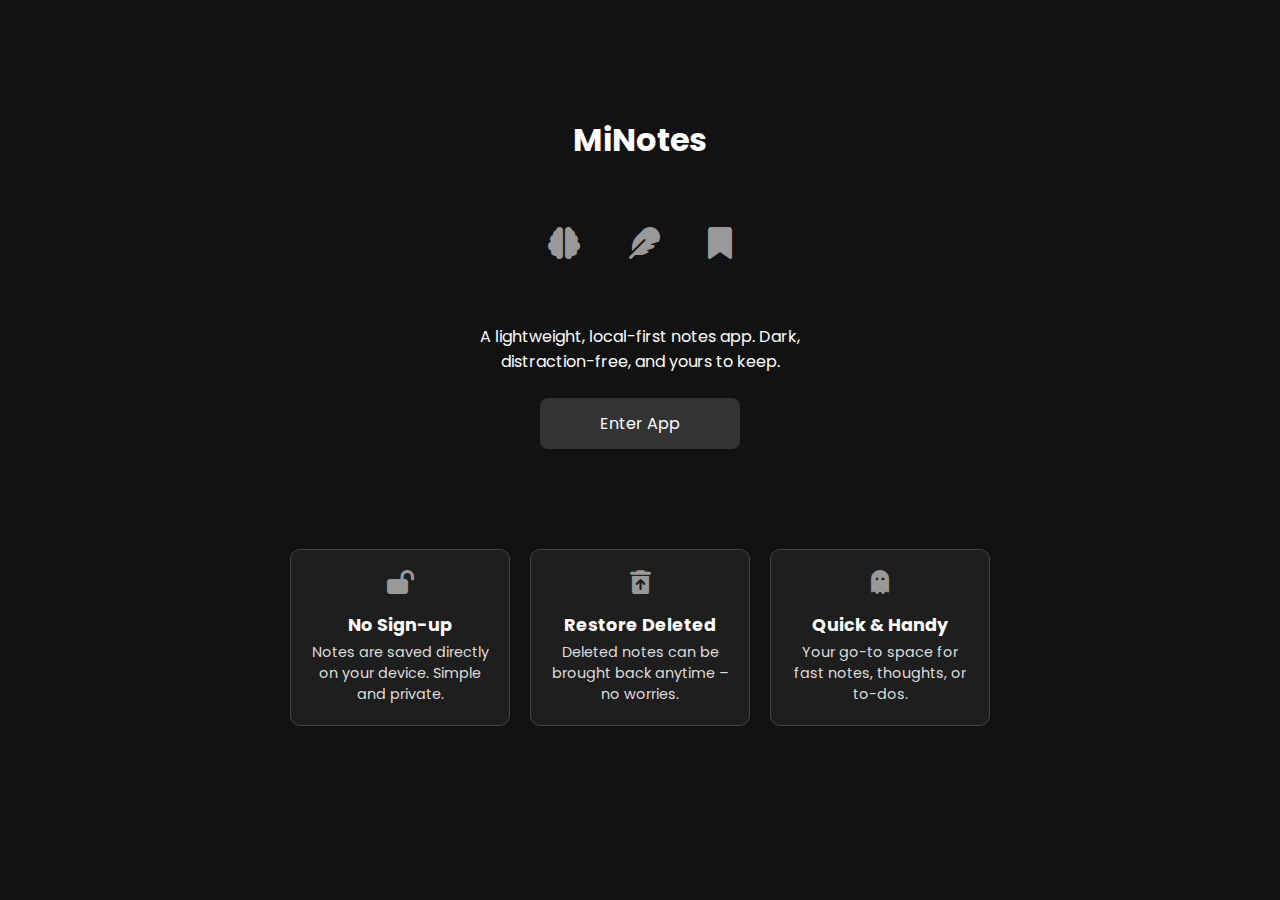
<file: index.html>
<!DOCTYPE html>
<html lang="en">
  <head>
    <meta charset="UTF-8" />
    <title>Minimal Notes - Home</title>
    <link
      href="https://fonts.googleapis.com/css2?family=Poppins&display=swap"
      rel="stylesheet"
    />
    <link rel="stylesheet" href="styles.css" />

    <link
      rel="stylesheet"
      href="https://cdnjs.cloudflare.com/ajax/libs/font-awesome/6.7.2/css/all.min.css"
      integrity="sha512-Evv84Mr4kqVGRNSgIGL/F/aIDqQb7xQ2vcrdIwxfjThSH8CSR7PBEakCr51Ck+w+/U6swU2Im1vVX0SVk9ABhg=="
      crossorigin="anonymous"
      referrerpolicy="no-referrer"
    />
  </head>
  <body>
    <h1>MiNotes</h1>

    <div class="icons">
      <div class="icon-buttons" title="Think">
        <i class="fa-solid fa-brain" style="color: #999"></i>
      </div>
      <!-- ✎ -->
      <div class="icon-buttons" title="Write">
        <i class="fa-solid fa-feather" style="color: #999"></i>
      </div>
      <!-- 💾 -->
      <div class="icon-buttons" title="Save">
        <i class="fa-solid fa-bookmark" style="color: #999"></i>
      </div>
      <!-- 🗑️ -->
    </div>

    <p>
      A lightweight, local-first notes app. Dark, distraction-free, and yours to
      keep.
    </p>

    <a href="app.html"><button class="enter-btn">Enter App</button></a>

    <div class="about-section">
      <div class="feature-card">
        <i class="fa-solid fa-lock-open"></i>
        <h3>No Sign-up</h3>
        <p>Notes are saved directly on your device. Simple and private.</p>
      </div>

      <div class="feature-card">
        <i class="fa-solid fa-trash-arrow-up"></i>
        <h3>Restore Deleted</h3>
        <p>Deleted notes can be brought back anytime – no worries.</p>
      </div>

      <div class="feature-card">
        <i class="fa-solid fa-ghost"></i>
        <h3>Quick & Handy</h3>
        <p>Your go-to space for fast notes, thoughts, or to-dos.</p>
      </div>
    </div>
  </body>
</html>
</file>
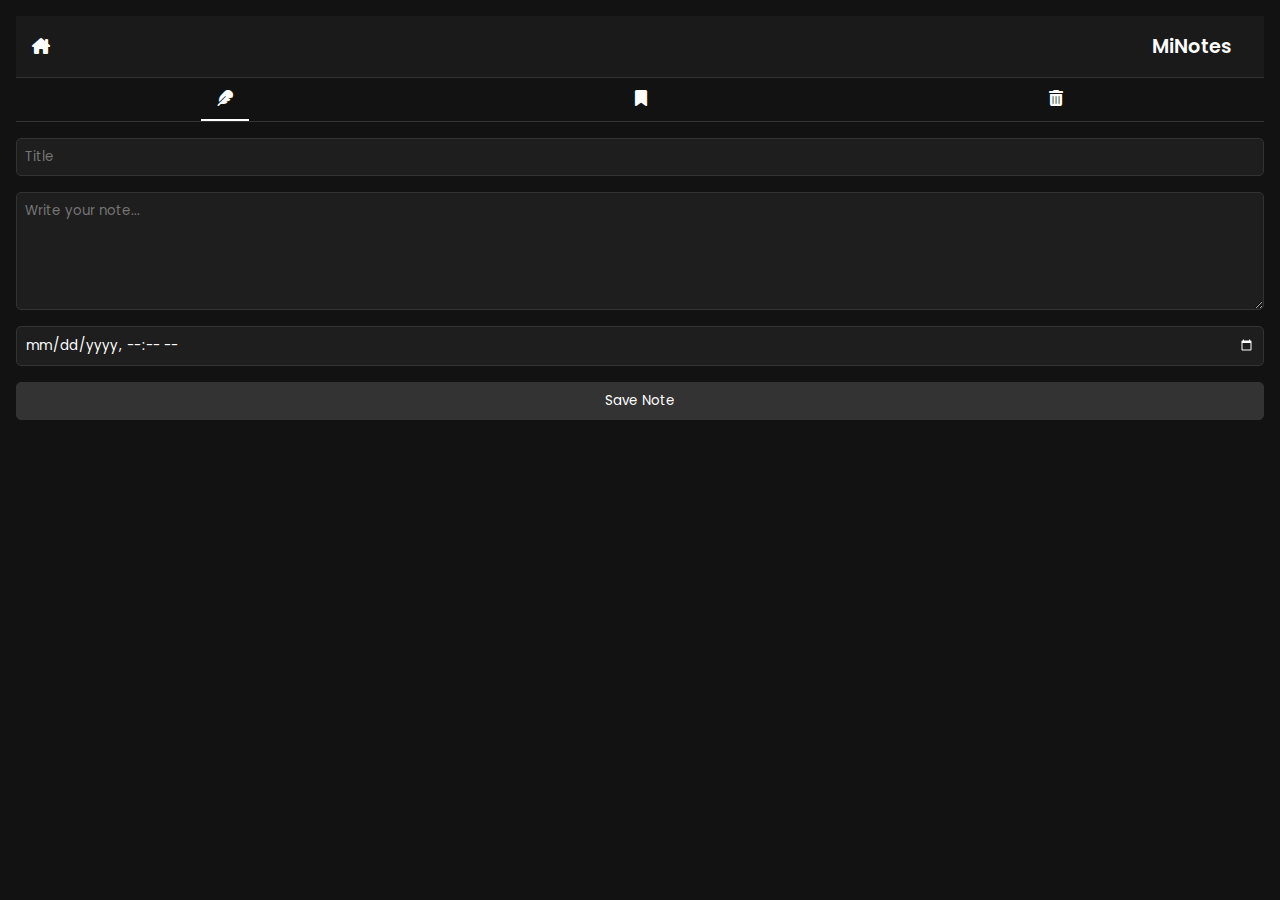
<file: app.html>
<!DOCTYPE html>
<html lang="en">
  <head>
    <meta charset="UTF-8" />
    <meta name="viewport" content="width=device-width, initial-scale=1.0" />
    <title>MiNotes</title>

    <link
      href="https://fonts.googleapis.com/css2?family=Poppins&display=swap"
      rel="stylesheet"
    />
    <link
      rel="stylesheet"
      href="https://cdnjs.cloudflare.com/ajax/libs/font-awesome/6.7.2/css/all.min.css"
      integrity="sha512-Evv84Mr4kqVGRNSgIGL/F/aIDqQb7xQ2vcrdIwxfjThSH8CSR7PBEakCr51Ck+w+/U6swU2Im1vVX0SVk9ABhg=="
      crossorigin="anonymous"
      referrerpolicy="no-referrer"
    />

    <link rel="manifest" href="manifest.json" />
<meta name="theme-color" content="#121212" />


    <link rel="stylesheet" href="app-styles.css" />
  </head>
  <body>
    <header>
      <a href="index.html" title="Back to Home"
        ><i class="fa-solid fa-house-chimney" style="color: #ffffff"></i
      ></a>
      <!-- ← -->
      <div class="logo">MiNotes</div>
      <span style="visibility: hidden">←</span>
      <!-- Placeholder to center the logo -->
    </header>

    <div class="tabs">
      <div class="tab active" data-tab="write">
        <i class="fa-solid fa-feather" style="color: #ffffff"></i>
      </div>
      <div class="tab" data-tab="saved">
        <i class="fa-solid fa-bookmark" style="color: #ffffff"></i>
      </div>
      <div class="tab" data-tab="deleted">
        <i class="fa-solid fa-trash-can" style="color: #ffffff"></i>
      </div>
    </div>

    <div id="write" class="tab-content active">
      <div class="note-form">
        <input type="text" id="title" placeholder="Title" />
        <textarea
          id="content"
          rows="5"
          placeholder="Write your note..."
        ></textarea>
        <input type="datetime-local" id="datetime" />
        <button onclick="saveNote()">Save Note</button>
      </div>
    </div>

    <div id="saved" class="tab-content"></div>
    <div id="deleted" class="tab-content"></div>

    <script src="script.js"></script>
    <script>
      if ('serviceWorker' in navigator) {
        navigator.serviceWorker.register('service-worker.js')
          .then(() => console.log('Service Worker registered'))
          .catch(err => console.error('Service Worker failed:', err));
      }
    </script>
    
  </body>
</html>
</file>
<file: styles.css>
* {
  margin: 0;
  padding: 0;
  box-sizing: border-box;
  font-family: "Poppins", sans-serif;
}
body {
  background-color: #121212;
  color: #fff;
  min-height: 100vh;
  display: flex;
  flex-direction: column;
  align-items: center;
  padding: 1rem;
}

h1 {
  margin-top: 100px;
}

.icons {
  display: flex;
  justify-content: center;
  gap: 2rem;
  margin: 3rem 0;
}

.icon-buttons {
  font-size: 2rem;
  margin: 0.5rem;
}

p {
  text-align: center;
  max-width: 400px;
  color: #fff;
  font-family: inherit;
}

.enter-btn {
  background-color: #333;
  color: #fff;
  padding: 0.7rem 1.5rem;
  border: 2px solid transparent;
  border-radius: 8px;
  font-size: 1rem;
  cursor: pointer;
  margin-top: 1.5rem;
  transition: 0.3s;
  width: 200px;
}

.enter-btn:hover {
  background-color: #555;
  font-weight: bold;
  border-color: #999;
  box-shadow: 0 0 10px #999, 0 0 20px #999;
}

.about-section {
  display: flex;
  flex-wrap: wrap;
  justify-content: center;
  gap: 20px;
  margin-top: 100px;
  margin-bottom: 100px;
  width: 90%;
}

.feature-card {
  background-color: #1e1e1e;
  border: 1px solid #444;
  border-radius: 10px;
  padding: 20px;
  width: 220px;
  text-align: center;
  color: #ccc;
  transition: all 0.3s ease;
  box-shadow: 0 0 5px transparent;
}

.feature-card:hover {
  box-shadow: 0 0 15px rgba(255, 255, 255, 0.5);
  border-color: #888;
}

.feature-card i {
  font-size: 24px;
  color: #999;
  margin-bottom: 10px;
}

.feature-card h3 {
  font-size: 1.1rem;
  margin: 8px 0 4px;
  color: #fff;
}

.feature-card p {
  font-size: 0.9rem;
  color: #ddd;
}
</file>
<file: app-styles.css>
* {
  margin: 0;
  padding: 0;
  box-sizing: border-box;
  font-family: "Poppins", sans-serif;
}
body {
  background-color: #121212;
  color: #ffffff;
  padding: 1rem;
}

header {
  width: 100%;
  display: flex;
  justify-content: space-between;
  align-items: center;
  background: #1a1a1a;
  padding: 1rem;
  border-bottom: 1px solid #333;
}

header .logo {
  font-size: 1.2rem;
  font-weight: 600;
  text-align: right;
  flex: 1;
  color: #fff;
}

header .logo a {
  color: #fff;
  text-decoration: none;
  font-size: 1.5rem;
  padding: 0 1rem;
}

.tabs {
  display: flex;
  justify-content: space-around;
  border-bottom: 1px solid #333;
  margin-bottom: 1rem;
}
.tab {
  padding: 0.5rem 1rem;
  cursor: pointer;
  border-bottom: 2px solid transparent;
}
.tab.active {
  border-bottom: 2px solid #ffffff;
}
.tab-content {
  display: none;
}
.tab-content.active {
  display: block;
}
.note-form input,
.note-form textarea {
  display: block;
  width: 100%;
  margin-bottom: 1rem;
  padding: 0.5rem;
  background-color: #1e1e1e;
  color: white;
  border: 1px solid #333;
  border-radius: 5px;
  cursor: pointer;
}
.note-form button {
  display: block;
  width: 100%;
  margin-bottom: 1rem;
  padding: 0.5rem;
  background-color: #333;
  color: white;
  border: 1px solid #333;
  border-radius: 5px;
  cursor: pointer;
}
.note-form button:hover {
  background-color: #555;
  font-weight: bold;
}
.note-item {
  border: 1px solid #333;
  padding: 1rem;
  margin-bottom: 1rem;
  border-radius: 5px;
}
.note-item small {
  color: #aaa;
}
button.restore {
  background-color: green;
  color: white;
}
.actions button {
  margin-right: 10px;
}

@media (max-width: 768px) {
  .tab {
    width: 100%;
    text-align: center;
    margin-bottom: 0.5rem;
  }

  .note-form input,
  .note-form textarea,
  .note-form button {
    font-size: 1rem;
  }

  .note-item h3 {
    font-size: 1.1rem;
  }

  .note-item p {
    font-size: 0.95rem;
  }

  .note-item .actions button {
    font-size: 0.9rem;
  }
}

@media (max-width: 480px) {
  body {
    padding: 0.5rem;
  }

  .note-form input,
  .note-form textarea,
  .note-form button {
    padding: 0.4rem;
  }

  .tab {
    font-size: 0.95rem;
  }

  .note-item {
    padding: 0.8rem;
  }

  .note-item h3 {
    font-size: 1rem;
  }

  .note-item p {
    font-size: 0.9rem;
  }
}

.action-btn {
  width: 40%;
  margin-bottom: 1rem;
  margin-top: 1rem;
  padding: 0.5rem;
  background-color: #333;
  color: white;
  border: 1px solid #333;
  border-radius: 5px;
  cursor: pointer;
  margin-right: 0.5rem;
}
.action-btn:hover {
  background: #555;
  font-weight: bold;
}

.restore-btn {
  width: 100%;
}

input[type="datetime-local"]::-webkit-calendar-picker-indicator {
  filter: invert(1); /* inverts icon color (works on Chrome) */
}
</file>
